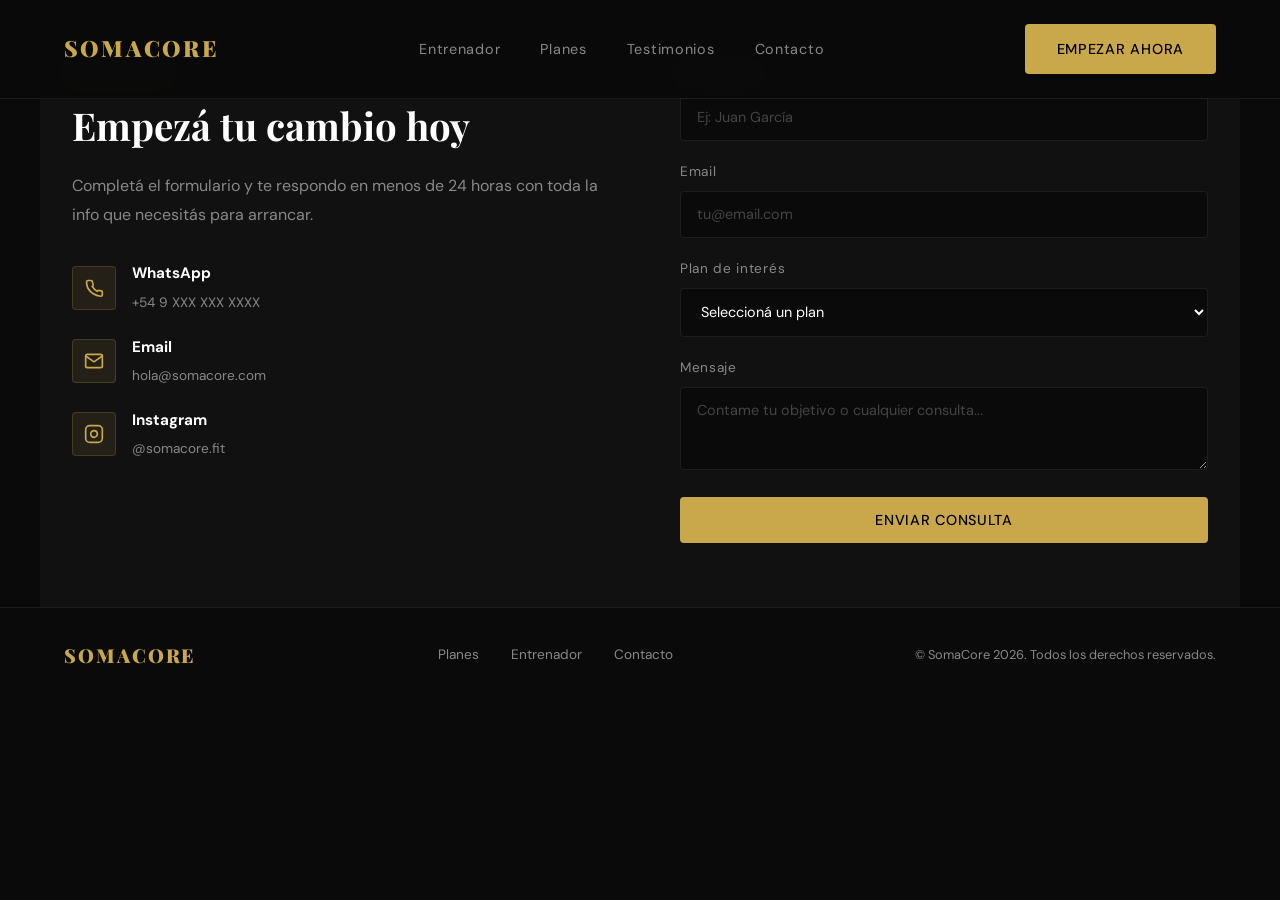
<file: pages/contacto.html>
<!DOCTYPE html>
<html lang="es">
<head>
    <meta charset="UTF-8">
    <meta name="viewport" content="width=device-width, initial-scale=1.0">
    <meta name="description" content="Contactá a SomaCore y empezá tu transformación hoy. Respondemos en menos de 24 horas.">
    <meta name="author" content="SomaCore">
    <meta name="robots" content="index, follow">
    <title>Contacto | SomaCore</title>
    <link rel="stylesheet" href="../css/main.css">
    <link href="https://fonts.googleapis.com/css2?family=Playfair+Display:wght@700;900&family=DM+Sans:wght@300;400;500&display=swap" rel="stylesheet">
</head>
<body>

    <nav>
        <a href="../index.html" class="logo">SOMACORE</a>
        <ul class="nav-links">
            <li><a href="entrenador.html">Entrenador</a></li>
            <li><a href="planes.html">Planes</a></li>
            <li><a href="testimonios.html">Testimonios</a></li>
            <li><a href="contacto.html">Contacto</a></li>
        </ul>
        <a href="contacto.html" class="nav-cta">Empezar ahora</a>
    </nav>

    <section id="contacto">
        <div class="contact-info">
            <p class="section-label">Contacto</p>
            <h1 class="section-title">Empezá tu cambio hoy</h1>
            <p class="contact-desc">Completá el formulario y te respondo en menos de 24 horas con toda la info que necesitás para arrancar.</p>
            <div class="contact-methods">
                <div class="contact-method">
                    <div class="method-icon">
                        <svg viewBox="0 0 24 24" fill="none" stroke="#C9A84C" stroke-width="2"><path d="M22 16.92v3a2 2 0 0 1-2.18 2 19.79 19.79 0 0 1-8.63-3.07A19.5 19.5 0 0 1 4.5 12c-.92-2.46-1.56-4.77-1.5-7.38A2 2 0 0 1 5.18 3h3a2 2 0 0 1 2 1.72c.127.96.361 1.903.7 2.81a2 2 0 0 1-.45 2.11L9.91 10a16 16 0 0 0 6 6l.62-.62a2 2 0 0 1 2.11-.45c.907.339 1.85.573 2.81.7A2 2 0 0 1 22 17z"></path></svg>
                    </div>
                    <div class="method-text">
                        <strong>WhatsApp</strong>
                        <span>+54 9 XXX XXX XXXX</span>
                    </div>
                </div>
                <div class="contact-method">
                    <div class="method-icon">
                        <svg viewBox="0 0 24 24" fill="none" stroke="#C9A84C" stroke-width="2"><path d="M4 4h16c1.1 0 2 .9 2 2v12c0 1.1-.9 2-2 2H4c-1.1 0-2-.9-2-2V6c0-1.1.9-2 2-2z"></path><polyline points="22,6 12,13 2,6"></polyline></svg>
                    </div>
                    <div class="method-text">
                        <strong>Email</strong>
                        <span>hola@somacore.com</span>
                    </div>
                </div>
                <div class="contact-method">
                    <div class="method-icon">
                        <svg viewBox="0 0 24 24" fill="none" stroke="#C9A84C" stroke-width="2"><rect x="2" y="2" width="20" height="20" rx="5" ry="5"></rect><path d="M16 11.37A4 4 0 1 1 12.63 8 4 4 0 0 1 16 11.37z"></path><line x1="17.5" y1="6.5" x2="17.51" y2="6.5"></line></svg>
                    </div>
                    <div class="method-text">
                        <strong>Instagram</strong>
                        <span>@somacore.fit</span>
                    </div>
                </div>
            </div>
        </div>
        <div class="contact-form-box">
            <div class="form-row">
                <label>Tu nombre</label>
                <input type="text" placeholder="Ej: Juan García">
            </div>
            <div class="form-row">
                <label>Email</label>
                <input type="email" placeholder="tu@email.com">
            </div>
            <div class="form-row">
                <label>Plan de interés</label>
                <select>
                    <option value="">Seleccioná un plan</option>
                    <option>Bronce — $30.000/mes</option>
                    <option>Plata — $50.000/mes</option>
                    <option>Oro — $75.000/mes</option>
                </select>
            </div>
            <div class="form-row">
                <label>Mensaje</label>
                <textarea rows="3" placeholder="Contame tu objetivo o cualquier consulta..."></textarea>
            </div>
            <button class="form-submit">Enviar consulta</button>
        </div>
    </section>

    <footer>
        <span class="footer-logo">SOMACORE</span>
        <div class="footer-links">
            <a href="planes.html">Planes</a>
            <a href="entrenador.html">Entrenador</a>
            <a href="contacto.html">Contacto</a>
        </div>
        <span class="footer-copy">© SomaCore 2026. Todos los derechos reservados.</span>
    </footer>

</body>
</html>
</file>
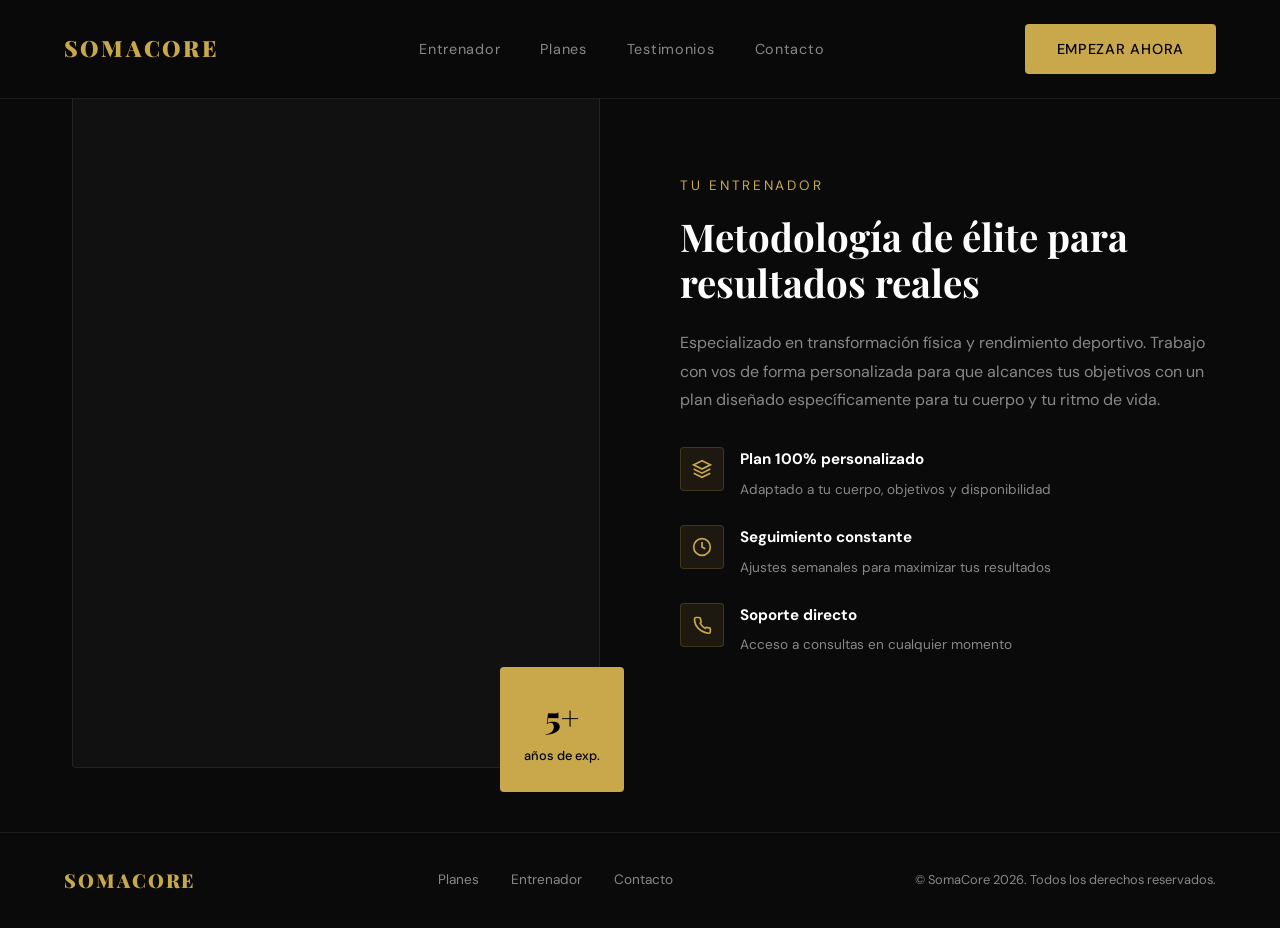
<file: pages/entrenador.html>
<!DOCTYPE html>
<html lang="es">
<head>
    <meta charset="UTF-8">
    <meta name="viewport" content="width=device-width, initial-scale=1.0">
    <meta name="description" content="Conocé al entrenador detrás de SomaCore. Metodología de élite y plan 100% personalizado.">
    <meta name="author" content="SomaCore">
    <meta name="robots" content="index, follow">
    <title>Entrenador | SomaCore</title>
    <link rel="stylesheet" href="../css/main.css">
    <link href="https://fonts.googleapis.com/css2?family=Playfair+Display:wght@700;900&family=DM+Sans:wght@300;400;500&display=swap" rel="stylesheet">
</head>
<body>

    <nav>
        <a href="../index.html" class="logo">SOMACORE</a>
        <ul class="nav-links">
            <li><a href="entrenador.html">Entrenador</a></li>
            <li><a href="planes.html">Planes</a></li>
            <li><a href="testimonios.html">Testimonios</a></li>
            <li><a href="contacto.html">Contacto</a></li>
        </ul>
        <a href="contacto.html" class="nav-cta">Empezar ahora</a>
    </nav>

    <section id="entrenador">
        <div class="trainer-img-wrap">
            <div class="trainer-img"></div>
            <div class="trainer-badge">
                <strong>5+</strong>
                <span>años de exp.</span>
            </div>
        </div>
        <div class="trainer-info">
            <p class="section-label">Tu entrenador</p>
            <h1 class="section-title">Metodología de élite para resultados reales</h1>
            <p class="trainer-desc">Especializado en transformación física y rendimiento deportivo. Trabajo con vos de forma personalizada para que alcances tus objetivos con un plan diseñado específicamente para tu cuerpo y tu ritmo de vida.</p>
            <div class="features">
                <div class="feature">
                    <div class="feature-icon">
                        <svg viewBox="0 0 24 24" fill="none" stroke="#C9A84C" stroke-width="2"><path d="M12 2L2 7l10 5 10-5-10-5z"></path><path d="M2 17l10 5 10-5"></path><path d="M2 12l10 5 10-5"></path></svg>
                    </div>
                    <div class="feature-text">
                        <strong>Plan 100% personalizado</strong>
                        <span>Adaptado a tu cuerpo, objetivos y disponibilidad</span>
                    </div>
                </div>
                <div class="feature">
                    <div class="feature-icon">
                        <svg viewBox="0 0 24 24" fill="none" stroke="#C9A84C" stroke-width="2"><circle cx="12" cy="12" r="10"></circle><polyline points="12 6 12 12 16 14"></polyline></svg>
                    </div>
                    <div class="feature-text">
                        <strong>Seguimiento constante</strong>
                        <span>Ajustes semanales para maximizar tus resultados</span>
                    </div>
                </div>
                <div class="feature">
                    <div class="feature-icon">
                        <svg viewBox="0 0 24 24" fill="none" stroke="#C9A84C" stroke-width="2"><path d="M22 16.92v3a2 2 0 0 1-2.18 2 19.79 19.79 0 0 1-8.63-3.07A19.5 19.5 0 0 1 4.5 12c-.92-2.46-1.56-4.77-1.5-7.38A2 2 0 0 1 5.18 3h3a2 2 0 0 1 2 1.72c.127.96.361 1.903.7 2.81a2 2 0 0 1-.45 2.11L9.91 10a16 16 0 0 0 6 6l.62-.62a2 2 0 0 1 2.11-.45c.907.339 1.85.573 2.81.7A2 2 0 0 1 22 17z"></path></svg>
                    </div>
                    <div class="feature-text">
                        <strong>Soporte directo</strong>
                        <span>Acceso a consultas en cualquier momento</span>
                    </div>
                </div>
            </div>
        </div>
    </section>

    <footer>
        <span class="footer-logo">SOMACORE</span>
        <div class="footer-links">
            <a href="planes.html">Planes</a>
            <a href="entrenador.html">Entrenador</a>
            <a href="contacto.html">Contacto</a>
        </div>
        <span class="footer-copy">© SomaCore 2026. Todos los derechos reservados.</span>
    </footer>

</body>
</html>
</file>
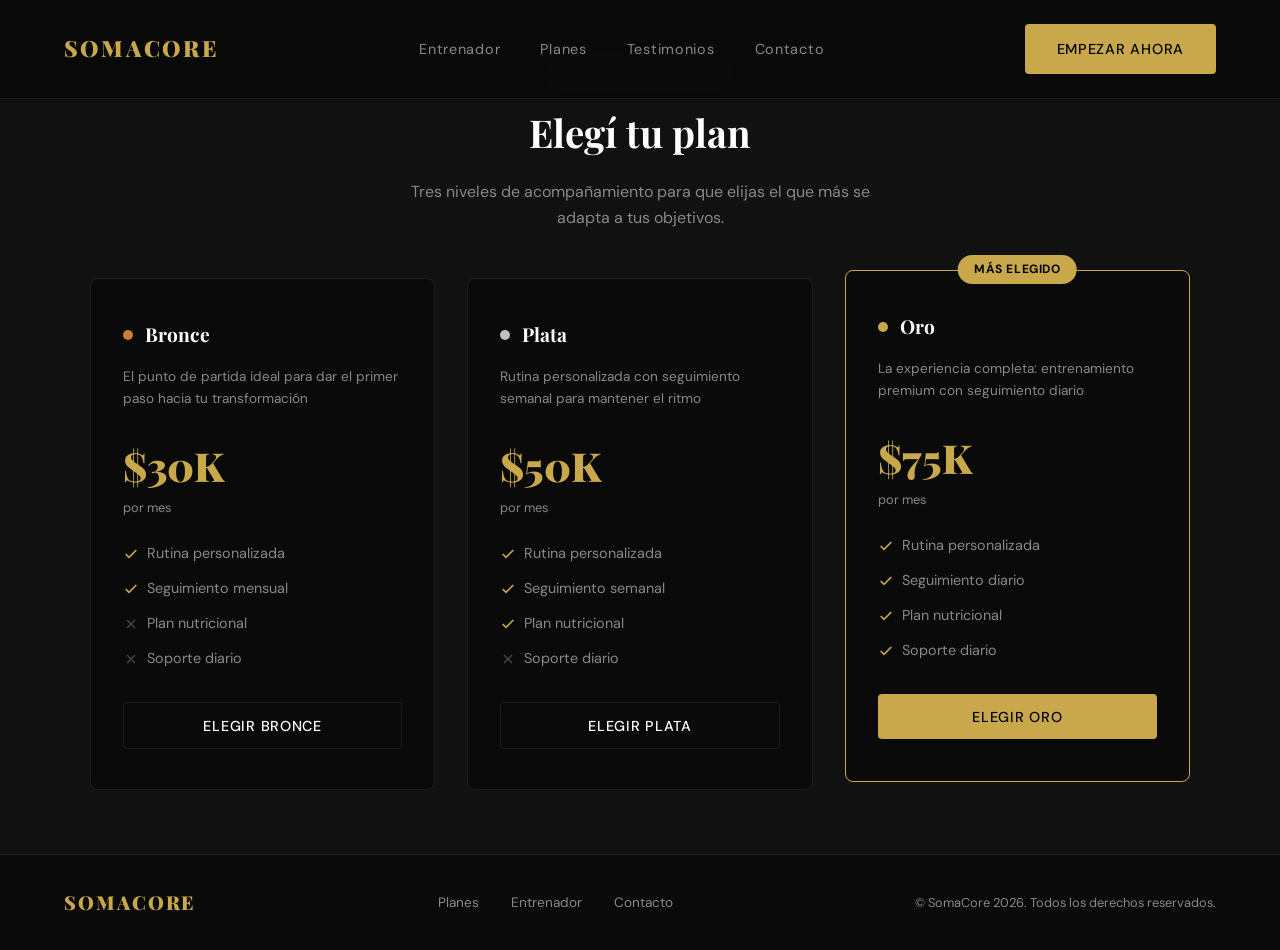
<file: pages/planes.html>
<!DOCTYPE html>
<html lang="es">
<head>
    <meta charset="UTF-8">
    <meta name="viewport" content="width=device-width, initial-scale=1.0">
    <meta name="description" content="Conocé los planes de entrenamiento de SomaCore. Bronce, Plata y Oro para cada objetivo.">
    <meta name="author" content="SomaCore">
    <meta name="robots" content="index, follow">
    <title>Planes | SomaCore</title>
    <link rel="stylesheet" href="../css/main.css">
    <link href="https://fonts.googleapis.com/css2?family=Playfair+Display:wght@700;900&family=DM+Sans:wght@300;400;500&display=swap" rel="stylesheet">
</head>
<body>

    <nav>
        <a href="../index.html" class="logo">SOMACORE</a>
        <ul class="nav-links">
            <li><a href="entrenador.html">Entrenador</a></li>
            <li><a href="planes.html">Planes</a></li>
            <li><a href="testimonios.html">Testimonios</a></li>
            <li><a href="contacto.html">Contacto</a></li>
        </ul>
        <a href="contacto.html" class="nav-cta">Empezar ahora</a>
    </nav>

    <section id="planes">
        <p class="section-label">Inversión en vos</p>
        <h1 class="section-title">Elegí tu plan</h1>
        <p class="section-sub">Tres niveles de acompañamiento para que elijas el que más se adapta a tus objetivos.</p>
        <div class="cards-grid">
            <div class="plan-card">
                <div class="plan-tier">
                    <div class="tier-dot bronce"></div>
                    <span class="plan-name">Bronce</span>
                </div>
                <p class="plan-desc">El punto de partida ideal para dar el primer paso hacia tu transformación</p>
                <div class="plan-price">$30K</div>
                <p class="plan-price-label">por mes</p>
                <ul class="plan-features">
                    <li><svg class="check yes" viewBox="0 0 24 24" fill="none" stroke="currentColor" stroke-width="2.5"><polyline points="20 6 9 17 4 12"></polyline></svg>Rutina personalizada</li>
                    <li><svg class="check yes" viewBox="0 0 24 24" fill="none" stroke="currentColor" stroke-width="2.5"><polyline points="20 6 9 17 4 12"></polyline></svg>Seguimiento mensual</li>
                    <li><svg class="check no" viewBox="0 0 24 24" fill="none" stroke="currentColor" stroke-width="2"><line x1="18" y1="6" x2="6" y2="18"></line><line x1="6" y1="6" x2="18" y2="18"></line></svg>Plan nutricional</li>
                    <li><svg class="check no" viewBox="0 0 24 24" fill="none" stroke="currentColor" stroke-width="2"><line x1="18" y1="6" x2="6" y2="18"></line><line x1="6" y1="6" x2="18" y2="18"></line></svg>Soporte diario</li>
                </ul>
                <button class="plan-btn secondary">Elegir Bronce</button>
            </div>
            <div class="plan-card">
                <div class="plan-tier">
                    <div class="tier-dot plata"></div>
                    <span class="plan-name">Plata</span>
                </div>
                <p class="plan-desc">Rutina personalizada con seguimiento semanal para mantener el ritmo</p>
                <div class="plan-price">$50K</div>
                <p class="plan-price-label">por mes</p>
                <ul class="plan-features">
                    <li><svg class="check yes" viewBox="0 0 24 24" fill="none" stroke="currentColor" stroke-width="2.5"><polyline points="20 6 9 17 4 12"></polyline></svg>Rutina personalizada</li>
                    <li><svg class="check yes" viewBox="0 0 24 24" fill="none" stroke="currentColor" stroke-width="2.5"><polyline points="20 6 9 17 4 12"></polyline></svg>Seguimiento semanal</li>
                    <li><svg class="check yes" viewBox="0 0 24 24" fill="none" stroke="currentColor" stroke-width="2.5"><polyline points="20 6 9 17 4 12"></polyline></svg>Plan nutricional</li>
                    <li><svg class="check no" viewBox="0 0 24 24" fill="none" stroke="currentColor" stroke-width="2"><line x1="18" y1="6" x2="6" y2="18"></line><line x1="6" y1="6" x2="18" y2="18"></line></svg>Soporte diario</li>
                </ul>
                <button class="plan-btn secondary">Elegir Plata</button>
            </div>
            <div class="plan-card featured">
                <div class="plan-badge">Más elegido</div>
                <div class="plan-tier">
                    <div class="tier-dot oro"></div>
                    <span class="plan-name">Oro</span>
                </div>
                <p class="plan-desc">La experiencia completa: entrenamiento premium con seguimiento diario</p>
                <div class="plan-price">$75K</div>
                <p class="plan-price-label">por mes</p>
                <ul class="plan-features">
                    <li><svg class="check yes" viewBox="0 0 24 24" fill="none" stroke="currentColor" stroke-width="2.5"><polyline points="20 6 9 17 4 12"></polyline></svg>Rutina personalizada</li>
                    <li><svg class="check yes" viewBox="0 0 24 24" fill="none" stroke="currentColor" stroke-width="2.5"><polyline points="20 6 9 17 4 12"></polyline></svg>Seguimiento diario</li>
                    <li><svg class="check yes" viewBox="0 0 24 24" fill="none" stroke="currentColor" stroke-width="2.5"><polyline points="20 6 9 17 4 12"></polyline></svg>Plan nutricional</li>
                    <li><svg class="check yes" viewBox="0 0 24 24" fill="none" stroke="currentColor" stroke-width="2.5"><polyline points="20 6 9 17 4 12"></polyline></svg>Soporte diario</li>
                </ul>
                <button class="plan-btn primary">Elegir Oro</button>
            </div>
        </div>
    </section>

    <footer>
        <span class="footer-logo">SOMACORE</span>
        <div class="footer-links">
            <a href="planes.html">Planes</a>
            <a href="entrenador.html">Entrenador</a>
            <a href="contacto.html">Contacto</a>
        </div>
        <span class="footer-copy">© SomaCore 2026. Todos los derechos reservados.</span>
    </footer>

</body>
</html>
</file>
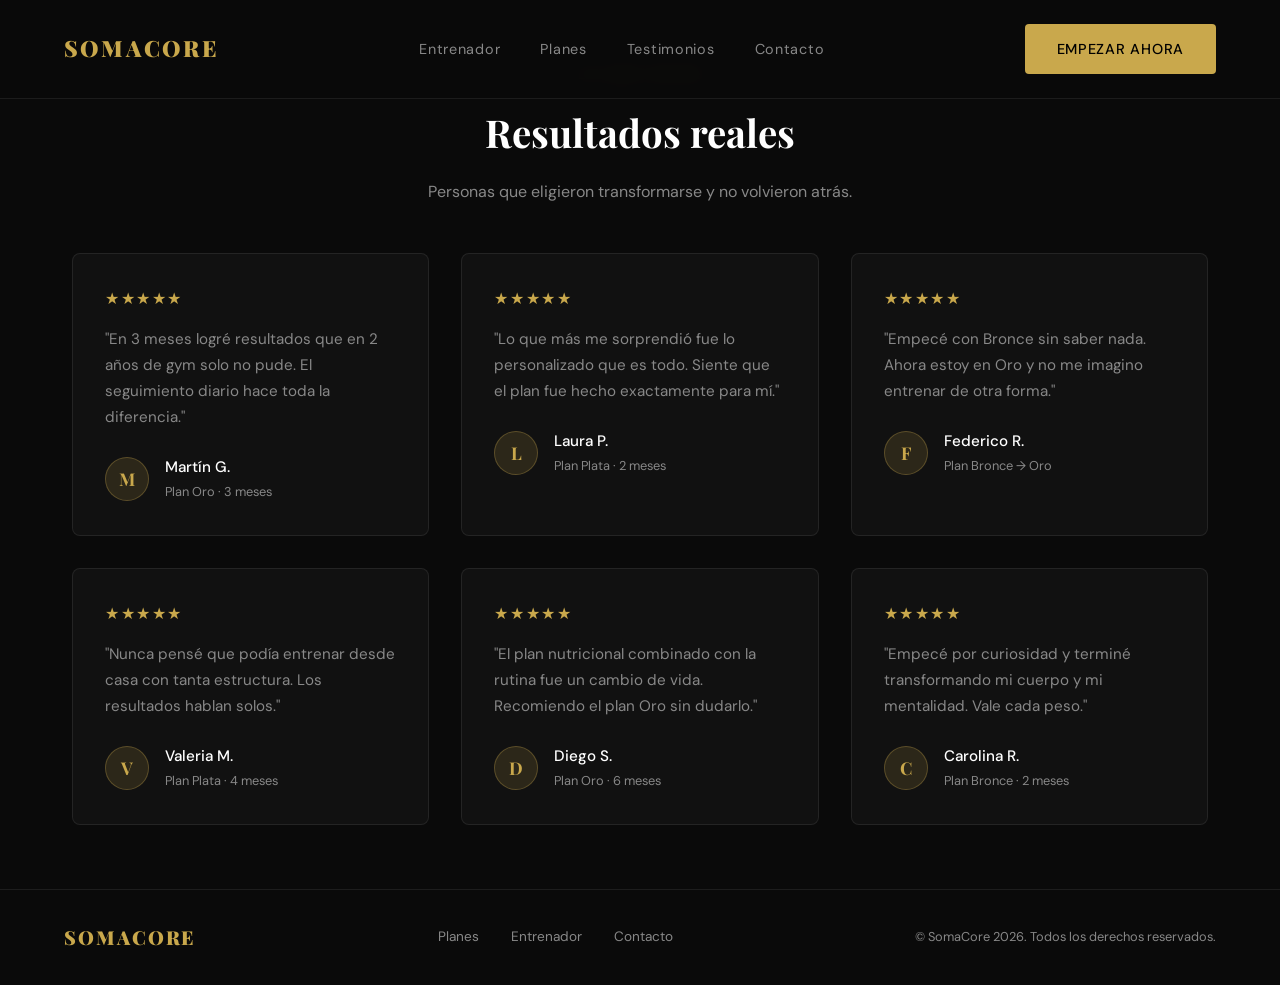
<file: pages/testimonios.html>
<!DOCTYPE html>
<html lang="es">
<head>
    <meta charset="UTF-8">
    <meta name="viewport" content="width=device-width, initial-scale=1.0">
    <meta name="description" content="Resultados reales de clientes de SomaCore. Historias de transformación y testimonios.">
    <meta name="author" content="SomaCore">
    <meta name="robots" content="index, follow">
    <title>Testimonios | SomaCore</title>
    <link rel="stylesheet" href="../css/main.css">
    <link href="https://fonts.googleapis.com/css2?family=Playfair+Display:wght@700;900&family=DM+Sans:wght@300;400;500&display=swap" rel="stylesheet">
</head>
<body>

    <nav>
        <a href="../index.html" class="logo">SOMACORE</a>
        <ul class="nav-links">
            <li><a href="entrenador.html">Entrenador</a></li>
            <li><a href="planes.html">Planes</a></li>
            <li><a href="testimonios.html">Testimonios</a></li>
            <li><a href="contacto.html">Contacto</a></li>
        </ul>
        <a href="contacto.html" class="nav-cta">Empezar ahora</a>
    </nav>

    <section id="testimonios">
        <p class="section-label">Lo que dicen</p>
        <h1 class="section-title">Resultados reales</h1>
        <p class="section-sub">Personas que eligieron transformarse y no volvieron atrás.</p>
        <div class="testimonios-grid">
            <div class="testimonial">
                <div class="stars">★★★★★</div>
                <p class="testimonial-text">"En 3 meses logré resultados que en 2 años de gym solo no pude. El seguimiento diario hace toda la diferencia."</p>
                <div class="testimonial-author">
                    <div class="author-avatar">M</div>
                    <div>
                        <p class="author-name">Martín G.</p>
                        <p class="author-tag">Plan Oro · 3 meses</p>
                    </div>
                </div>
            </div>
            <div class="testimonial">
                <div class="stars">★★★★★</div>
                <p class="testimonial-text">"Lo que más me sorprendió fue lo personalizado que es todo. Siente que el plan fue hecho exactamente para mí."</p>
                <div class="testimonial-author">
                    <div class="author-avatar">L</div>
                    <div>
                        <p class="author-name">Laura P.</p>
                        <p class="author-tag">Plan Plata · 2 meses</p>
                    </div>
                </div>
            </div>
            <div class="testimonial">
                <div class="stars">★★★★★</div>
                <p class="testimonial-text">"Empecé con Bronce sin saber nada. Ahora estoy en Oro y no me imagino entrenar de otra forma."</p>
                <div class="testimonial-author">
                    <div class="author-avatar">F</div>
                    <div>
                        <p class="author-name">Federico R.</p>
                        <p class="author-tag">Plan Bronce → Oro</p>
                    </div>
                </div>
            </div>
            <div class="testimonial">
                <div class="stars">★★★★★</div>
                <p class="testimonial-text">"Nunca pensé que podía entrenar desde casa con tanta estructura. Los resultados hablan solos."</p>
                <div class="testimonial-author">
                    <div class="author-avatar">V</div>
                    <div>
                        <p class="author-name">Valeria M.</p>
                        <p class="author-tag">Plan Plata · 4 meses</p>
                    </div>
                </div>
            </div>
            <div class="testimonial">
                <div class="stars">★★★★★</div>
                <p class="testimonial-text">"El plan nutricional combinado con la rutina fue un cambio de vida. Recomiendo el plan Oro sin dudarlo."</p>
                <div class="testimonial-author">
                    <div class="author-avatar">D</div>
                    <div>
                        <p class="author-name">Diego S.</p>
                        <p class="author-tag">Plan Oro · 6 meses</p>
                    </div>
                </div>
            </div>
            <div class="testimonial">
                <div class="stars">★★★★★</div>
                <p class="testimonial-text">"Empecé por curiosidad y terminé transformando mi cuerpo y mi mentalidad. Vale cada peso."</p>
                <div class="testimonial-author">
                    <div class="author-avatar">C</div>
                    <div>
                        <p class="author-name">Carolina R.</p>
                        <p class="author-tag">Plan Bronce · 2 meses</p>
                    </div>
                </div>
            </div>
        </div>
    </section>

    <footer>
        <span class="footer-logo">SOMACORE</span>
        <div class="footer-links">
            <a href="planes.html">Planes</a>
            <a href="entrenador.html">Entrenador</a>
            <a href="contacto.html">Contacto</a>
        </div>
        <span class="footer-copy">© SomaCore 2026. Todos los derechos reservados.</span>
    </footer>

</body>
</html>
</file>
<file: css/main.css>
nav {
  position: fixed;
  top: 0;
  left: 0;
  right: 0;
  z-index: 100;
  display: flex;
  align-items: center;
  justify-content: space-between;
  padding: 1.5rem 4rem;
  background: rgba(10, 10, 10, 0.95);
  backdrop-filter: blur(10px);
  border-bottom: 1px solid rgba(255, 255, 255, 0.08);
}
nav .logo {
  font-family: "Playfair Display", serif;
  font-size: 1.4rem;
  font-weight: 900;
  color: #C9A84C;
  text-decoration: none;
  letter-spacing: 0.1em;
}
nav .nav-links {
  display: flex;
  gap: 2.5rem;
  list-style: none;
}
nav .nav-links a {
  color: #888888;
  text-decoration: none;
  font-size: 0.9rem;
  letter-spacing: 0.05em;
  transition: color 0.3s ease;
}
nav .nav-links a:hover {
  color: #C9A84C;
}
nav .nav-cta {
  display: inline-block;
  padding: 0.85rem 2rem;
  border-radius: 4px;
  font-family: "DM Sans", sans-serif;
  font-weight: 500;
  font-size: 0.9rem;
  letter-spacing: 0.05em;
  text-transform: uppercase;
  cursor: pointer;
  transition: all 0.3s ease;
  text-decoration: none;
  background: #C9A84C;
  color: #000;
}
nav .nav-cta:hover {
  background: #e0b85a;
}
@media (max-width: 768px) {
  nav {
    padding: 1.2rem 1.5rem;
  }
  nav .nav-links {
    display: none;
  }
}

#inicio {
  position: relative;
  min-height: 100vh;
  display: flex;
  flex-direction: column;
  align-items: center;
  justify-content: center;
  overflow: hidden;
}
#inicio .hero-img {
  position: absolute;
  inset: 0;
  background: url("../img/hero.jpg") center/cover no-repeat;
  z-index: 0;
}
#inicio .hero-bg {
  position: absolute;
  inset: 0;
  background: linear-gradient(to bottom, rgba(10, 10, 10, 0.7) 0%, rgba(10, 10, 10, 0.5) 50%, rgba(10, 10, 10, 0.95) 100%);
  z-index: 1;
}
#inicio .hero-content {
  position: relative;
  z-index: 2;
  text-align: center;
  max-width: 800px;
  padding: 6rem 2rem 0;
  margin-top: 20px;
}
#inicio .hero-content .hero-eyebrow {
  color: #C9A84C;
  font-size: 0.85rem;
  letter-spacing: 0.2em;
  text-transform: uppercase;
  margin-bottom: 1.5rem;
}
#inicio .hero-content .hero-title {
  font-family: "Playfair Display", serif;
  font-size: clamp(2.5rem, 6vw, 5rem);
  font-weight: 900;
  line-height: 1.1;
  margin-bottom: 1.5rem;
}
#inicio .hero-content .hero-title span {
  color: #C9A84C;
}
#inicio .hero-content .hero-sub {
  color: #888888;
  font-size: 1.1rem;
  max-width: 540px;
  margin: 0 auto 2.5rem;
}
#inicio .hero-content .hero-btns {
  display: flex;
  gap: 1rem;
  justify-content: center;
  flex-wrap: wrap;
}
#inicio .btn-primary {
  display: inline-block;
  padding: 0.85rem 2rem;
  border-radius: 4px;
  font-family: "DM Sans", sans-serif;
  font-weight: 500;
  font-size: 0.9rem;
  letter-spacing: 0.05em;
  text-transform: uppercase;
  cursor: pointer;
  transition: all 0.3s ease;
  text-decoration: none;
  background: #C9A84C;
  color: #000;
  border: 2px solid #C9A84C;
}
#inicio .btn-primary:hover {
  background: #e0b85a;
  border-color: #e0b85a;
}
#inicio .btn-outline {
  display: inline-block;
  padding: 0.85rem 2rem;
  border-radius: 4px;
  font-family: "DM Sans", sans-serif;
  font-weight: 500;
  font-size: 0.9rem;
  letter-spacing: 0.05em;
  text-transform: uppercase;
  cursor: pointer;
  transition: all 0.3s ease;
  text-decoration: none;
  background: transparent;
  color: #ffffff;
  border: 2px solid rgba(255, 255, 255, 0.08);
}
#inicio .btn-outline:hover {
  border-color: #C9A84C;
  color: #C9A84C;
}
#inicio .hero-stats {
  position: relative;
  z-index: 2;
  display: flex;
  gap: 4rem;
  margin-top: 4rem;
  margin-bottom: 3rem;
}
#inicio .hero-stats div {
  text-align: center;
  display: flex;
  flex-direction: column;
}
#inicio .hero-stats .stat-num {
  font-family: "Playfair Display", serif;
  font-size: 2rem;
  font-weight: 700;
  color: #C9A84C;
}
#inicio .hero-stats .stat-label {
  font-size: 0.8rem;
  color: #888888;
  letter-spacing: 0.05em;
}
@media (max-width: 768px) {
  #inicio .hero-stats {
    gap: 2rem;
  }
}
@media (max-width: 480px) {
  #inicio .hero-stats {
    gap: 1.5rem;
  }
  #inicio .hero-stats .stat-num {
    font-size: 1.5rem;
  }
}

#entrenador {
  padding: 4rem 2rem;
  display: grid;
  grid-template-columns: 1fr 1fr;
  gap: 5rem;
  align-items: center;
  max-width: 1200px;
  margin: 0 auto;
}
#entrenador .trainer-img-wrap {
  position: relative;
}
#entrenador .trainer-img-wrap .trainer-img {
  width: 100%;
  aspect-ratio: 3/4;
  background: #111111;
  border: 1px solid rgba(255, 255, 255, 0.08);
  border-radius: 4px;
}
#entrenador .trainer-img-wrap .trainer-badge {
  position: absolute;
  bottom: -1.5rem;
  right: -1.5rem;
  background: #C9A84C;
  color: #000;
  padding: 1.5rem;
  text-align: center;
  border-radius: 4px;
}
#entrenador .trainer-img-wrap .trainer-badge strong {
  display: block;
  font-family: "Playfair Display", serif;
  font-size: 2rem;
  font-weight: 900;
}
#entrenador .trainer-img-wrap .trainer-badge span {
  font-size: 0.8rem;
  font-weight: 500;
}
#entrenador .trainer-info .section-label {
  color: #C9A84C;
  font-size: 0.85rem;
  letter-spacing: 0.2em;
  text-transform: uppercase;
  margin-bottom: 1rem;
}
#entrenador .trainer-info .section-title {
  font-family: "Playfair Display", serif;
  font-size: clamp(1.8rem, 3vw, 2.5rem);
  font-weight: 700;
  line-height: 1.2;
  margin-bottom: 1.5rem;
}
#entrenador .trainer-info .trainer-desc {
  color: #888888;
  line-height: 1.8;
  margin-bottom: 2rem;
}
#entrenador .features {
  display: flex;
  flex-direction: column;
  gap: 1.5rem;
}
#entrenador .features .feature {
  display: flex;
  align-items: flex-start;
  gap: 1rem;
}
#entrenador .features .feature .feature-icon {
  width: 44px;
  height: 44px;
  background: rgba(201, 168, 76, 0.1);
  border: 1px solid rgba(201, 168, 76, 0.2);
  border-radius: 4px;
  display: flex;
  align-items: center;
  justify-content: center;
  flex-shrink: 0;
}
#entrenador .features .feature .feature-icon svg {
  width: 20px;
  height: 20px;
}
#entrenador .features .feature .feature-text strong {
  display: block;
  font-size: 0.95rem;
  margin-bottom: 0.25rem;
}
#entrenador .features .feature .feature-text span {
  color: #888888;
  font-size: 0.85rem;
}
@media (max-width: 768px) {
  #entrenador {
    grid-template-columns: 1fr;
    gap: 3rem;
  }
  #entrenador .trainer-img-wrap .trainer-badge {
    right: 1rem;
  }
}

#planes {
  padding: 4rem 2rem;
  text-align: center;
  background: #111111;
}
#planes .section-label {
  color: #C9A84C;
  font-size: 0.85rem;
  letter-spacing: 0.2em;
  text-transform: uppercase;
  margin-bottom: 1rem;
}
#planes .section-title {
  font-family: "Playfair Display", serif;
  font-size: clamp(1.8rem, 3vw, 2.5rem);
  font-weight: 700;
  margin-bottom: 1rem;
}
#planes .section-sub {
  color: #888888;
  max-width: 500px;
  margin: 0 auto 3rem;
}
#planes .cards-grid {
  display: grid;
  grid-template-columns: repeat(3, 1fr);
  gap: 2rem;
  max-width: 1100px;
  margin: 0 auto;
}
#planes .plan-card {
  background: #0a0a0a;
  border: 1px solid rgba(255, 255, 255, 0.08);
  border-radius: 8px;
  padding: 2.5rem 2rem;
  position: relative;
  text-align: left;
  transition: border-color 0.3s ease;
}
#planes .plan-card:hover {
  border-color: rgba(201, 168, 76, 0.3);
}
#planes .plan-card.featured {
  border-color: #C9A84C;
  transform: translateY(-8px);
}
#planes .plan-card .plan-badge {
  position: absolute;
  top: -1rem;
  left: 50%;
  transform: translateX(-50%);
  background: #C9A84C;
  color: #000;
  font-size: 0.75rem;
  font-weight: 700;
  padding: 0.3rem 1rem;
  border-radius: 20px;
  letter-spacing: 0.05em;
  text-transform: uppercase;
  white-space: nowrap;
}
#planes .plan-card .plan-tier {
  display: flex;
  align-items: center;
  gap: 0.75rem;
  margin-bottom: 1rem;
}
#planes .plan-card .plan-tier .tier-dot {
  width: 10px;
  height: 10px;
  border-radius: 50%;
}
#planes .plan-card .plan-tier .tier-dot.bronce {
  background: #cd7f32;
}
#planes .plan-card .plan-tier .tier-dot.plata {
  background: #c0c0c0;
}
#planes .plan-card .plan-tier .tier-dot.oro {
  background: #C9A84C;
}
#planes .plan-card .plan-tier .plan-name {
  font-family: "Playfair Display", serif;
  font-size: 1.2rem;
  font-weight: 700;
}
#planes .plan-card .plan-desc {
  color: #888888;
  font-size: 0.85rem;
  margin-bottom: 1.5rem;
  line-height: 1.6;
}
#planes .plan-card .plan-price {
  font-family: "Playfair Display", serif;
  font-size: 2.5rem;
  font-weight: 900;
  color: #C9A84C;
}
#planes .plan-card .plan-price-label {
  color: #888888;
  font-size: 0.8rem;
  margin-bottom: 1.5rem;
}
#planes .plan-card .plan-features {
  list-style: none;
  margin-bottom: 2rem;
  display: flex;
  flex-direction: column;
  gap: 0.75rem;
}
#planes .plan-card .plan-features li {
  display: flex;
  align-items: center;
  gap: 0.5rem;
  font-size: 0.9rem;
  color: #888888;
}
#planes .plan-card .plan-features .check {
  width: 16px;
  height: 16px;
  flex-shrink: 0;
}
#planes .plan-card .plan-features .check.yes {
  color: #C9A84C;
}
#planes .plan-card .plan-features .check.no {
  color: #444;
}
#planes .plan-card .plan-btn {
  display: inline-block;
  padding: 0.85rem 2rem;
  border-radius: 4px;
  font-family: "DM Sans", sans-serif;
  font-weight: 500;
  font-size: 0.9rem;
  letter-spacing: 0.05em;
  text-transform: uppercase;
  cursor: pointer;
  transition: all 0.3s ease;
  text-decoration: none;
  width: 100%;
  text-align: center;
  border: none;
}
#planes .plan-card .plan-btn.primary {
  background: #C9A84C;
  color: #000;
}
#planes .plan-card .plan-btn.primary:hover {
  background: #e0b85a;
}
#planes .plan-card .plan-btn.secondary {
  background: transparent;
  border: 1px solid rgba(255, 255, 255, 0.08);
  color: #ffffff;
}
#planes .plan-card .plan-btn.secondary:hover {
  border-color: #C9A84C;
  color: #C9A84C;
}
@media (max-width: 768px) {
  #planes .cards-grid {
    grid-template-columns: 1fr;
    max-width: 400px;
  }
  #planes .plan-card.featured {
    transform: none;
  }
}

#testimonios {
  padding: 4rem 2rem;
  text-align: center;
  max-width: 1200px;
  margin: 0 auto;
}
#testimonios .section-label {
  color: #C9A84C;
  font-size: 0.85rem;
  letter-spacing: 0.2em;
  text-transform: uppercase;
  margin-bottom: 1rem;
}
#testimonios .section-title {
  font-family: "Playfair Display", serif;
  font-size: clamp(1.8rem, 3vw, 2.5rem);
  font-weight: 700;
  margin-bottom: 1rem;
}
#testimonios .section-sub {
  color: #888888;
  max-width: 500px;
  margin: 0 auto 3rem;
}
#testimonios .testimonios-grid {
  display: grid;
  grid-template-columns: repeat(3, 1fr);
  gap: 2rem;
}
#testimonios .testimonios-grid .testimonial {
  background: #111111;
  border: 1px solid rgba(255, 255, 255, 0.08);
  border-radius: 8px;
  padding: 2rem;
  text-align: left;
  transition: border-color 0.3s ease;
}
#testimonios .testimonios-grid .testimonial:hover {
  border-color: rgba(201, 168, 76, 0.3);
}
#testimonios .testimonios-grid .testimonial .stars {
  color: #C9A84C;
  font-size: 1rem;
  margin-bottom: 1rem;
  letter-spacing: 0.1em;
}
#testimonios .testimonios-grid .testimonial .testimonial-text {
  color: #888888;
  font-size: 0.95rem;
  line-height: 1.7;
  margin-bottom: 1.5rem;
}
#testimonios .testimonios-grid .testimonial .testimonial-author {
  display: flex;
  align-items: center;
  gap: 1rem;
}
#testimonios .testimonios-grid .testimonial .testimonial-author .author-avatar {
  width: 44px;
  height: 44px;
  border-radius: 50%;
  background: rgba(201, 168, 76, 0.15);
  border: 1px solid rgba(201, 168, 76, 0.3);
  display: flex;
  align-items: center;
  justify-content: center;
  font-family: "Playfair Display", serif;
  font-weight: 700;
  color: #C9A84C;
  font-size: 1.1rem;
  flex-shrink: 0;
}
#testimonios .testimonios-grid .testimonial .testimonial-author .author-name {
  font-weight: 500;
  font-size: 0.95rem;
  margin-bottom: 0.2rem;
}
#testimonios .testimonios-grid .testimonial .testimonial-author .author-tag {
  color: #888888;
  font-size: 0.8rem;
}
@media (max-width: 768px) {
  #testimonios .testimonios-grid {
    grid-template-columns: 1fr;
    max-width: 500px;
    margin: 0 auto;
  }
}

#contacto {
  padding: 4rem 2rem;
  display: grid;
  grid-template-columns: 1fr 1fr;
  gap: 5rem;
  align-items: start;
  max-width: 1200px;
  margin: 0 auto;
  background: #111111;
}
#contacto .contact-info .section-label {
  color: #C9A84C;
  font-size: 0.85rem;
  letter-spacing: 0.2em;
  text-transform: uppercase;
  margin-bottom: 1rem;
}
#contacto .contact-info .section-title {
  font-family: "Playfair Display", serif;
  font-size: clamp(1.8rem, 3vw, 2.5rem);
  font-weight: 700;
  line-height: 1.2;
  margin-bottom: 1.5rem;
}
#contacto .contact-info .contact-desc {
  color: #888888;
  line-height: 1.8;
  margin-bottom: 2rem;
}
#contacto .contact-info .contact-methods {
  display: flex;
  flex-direction: column;
  gap: 1.25rem;
}
#contacto .contact-info .contact-methods .contact-method {
  display: flex;
  align-items: center;
  gap: 1rem;
}
#contacto .contact-info .contact-methods .contact-method .method-icon {
  width: 44px;
  height: 44px;
  background: rgba(201, 168, 76, 0.1);
  border: 1px solid rgba(201, 168, 76, 0.2);
  border-radius: 4px;
  display: flex;
  align-items: center;
  justify-content: center;
  flex-shrink: 0;
}
#contacto .contact-info .contact-methods .contact-method .method-icon svg {
  width: 20px;
  height: 20px;
}
#contacto .contact-info .contact-methods .contact-method .method-text strong {
  display: block;
  font-size: 0.95rem;
  margin-bottom: 0.2rem;
}
#contacto .contact-info .contact-methods .contact-method .method-text span {
  color: #888888;
  font-size: 0.85rem;
}
#contacto .contact-form-box {
  display: flex;
  flex-direction: column;
  gap: 1.25rem;
}
#contacto .contact-form-box .form-row label {
  display: block;
  font-size: 0.85rem;
  color: #888888;
  margin-bottom: 0.5rem;
  letter-spacing: 0.05em;
}
#contacto .contact-form-box .form-row input,
#contacto .contact-form-box .form-row select,
#contacto .contact-form-box .form-row textarea {
  width: 100%;
  background: #0a0a0a;
  border: 1px solid rgba(255, 255, 255, 0.08);
  border-radius: 4px;
  padding: 0.85rem 1rem;
  color: #ffffff;
  font-family: "DM Sans", sans-serif;
  font-size: 0.9rem;
  transition: border-color 0.3s ease;
}
#contacto .contact-form-box .form-row input:focus,
#contacto .contact-form-box .form-row select:focus,
#contacto .contact-form-box .form-row textarea:focus {
  outline: none;
  border-color: #C9A84C;
}
#contacto .contact-form-box .form-row input::placeholder,
#contacto .contact-form-box .form-row select::placeholder,
#contacto .contact-form-box .form-row textarea::placeholder {
  color: #444;
}
#contacto .contact-form-box .form-row select option {
  background: #0a0a0a;
}
#contacto .contact-form-box .form-submit {
  display: inline-block;
  padding: 0.85rem 2rem;
  border-radius: 4px;
  font-family: "DM Sans", sans-serif;
  font-weight: 500;
  font-size: 0.9rem;
  letter-spacing: 0.05em;
  text-transform: uppercase;
  cursor: pointer;
  transition: all 0.3s ease;
  text-decoration: none;
  background: #C9A84C;
  color: #000;
  border: none;
  width: 100%;
  text-align: center;
}
#contacto .contact-form-box .form-submit:hover {
  background: #e0b85a;
}
@media (max-width: 768px) {
  #contacto {
    grid-template-columns: 1fr;
    gap: 3rem;
  }
}

footer {
  display: flex;
  align-items: center;
  justify-content: space-between;
  padding: 2rem 4rem;
  border-top: 1px solid rgba(255, 255, 255, 0.08);
  background: #0a0a0a;
}
footer .footer-logo {
  font-family: "Playfair Display", serif;
  font-size: 1.2rem;
  font-weight: 900;
  color: #C9A84C;
  letter-spacing: 0.1em;
}
footer .footer-links {
  display: flex;
  gap: 2rem;
}
footer .footer-links a {
  color: #888888;
  text-decoration: none;
  font-size: 0.85rem;
  transition: color 0.3s ease;
}
footer .footer-links a:hover {
  color: #C9A84C;
}
footer .footer-copy {
  color: #888888;
  font-size: 0.8rem;
}
@media (max-width: 768px) {
  footer {
    flex-direction: column;
    gap: 1.5rem;
    text-align: center;
    padding: 2rem 1.5rem;
  }
  footer .footer-links {
    gap: 1.5rem;
  }
}

*, *::before, *::after {
  margin: 0;
  padding: 0;
  box-sizing: border-box;
}

html {
  scroll-behavior: smooth;
}

body {
  background-color: #0a0a0a;
  color: #ffffff;
  font-family: "DM Sans", sans-serif;
  line-height: 1.6;
}

img {
  max-width: 100%;
  display: block;
}

/*# sourceMappingURL=main.css.map */
</file>
